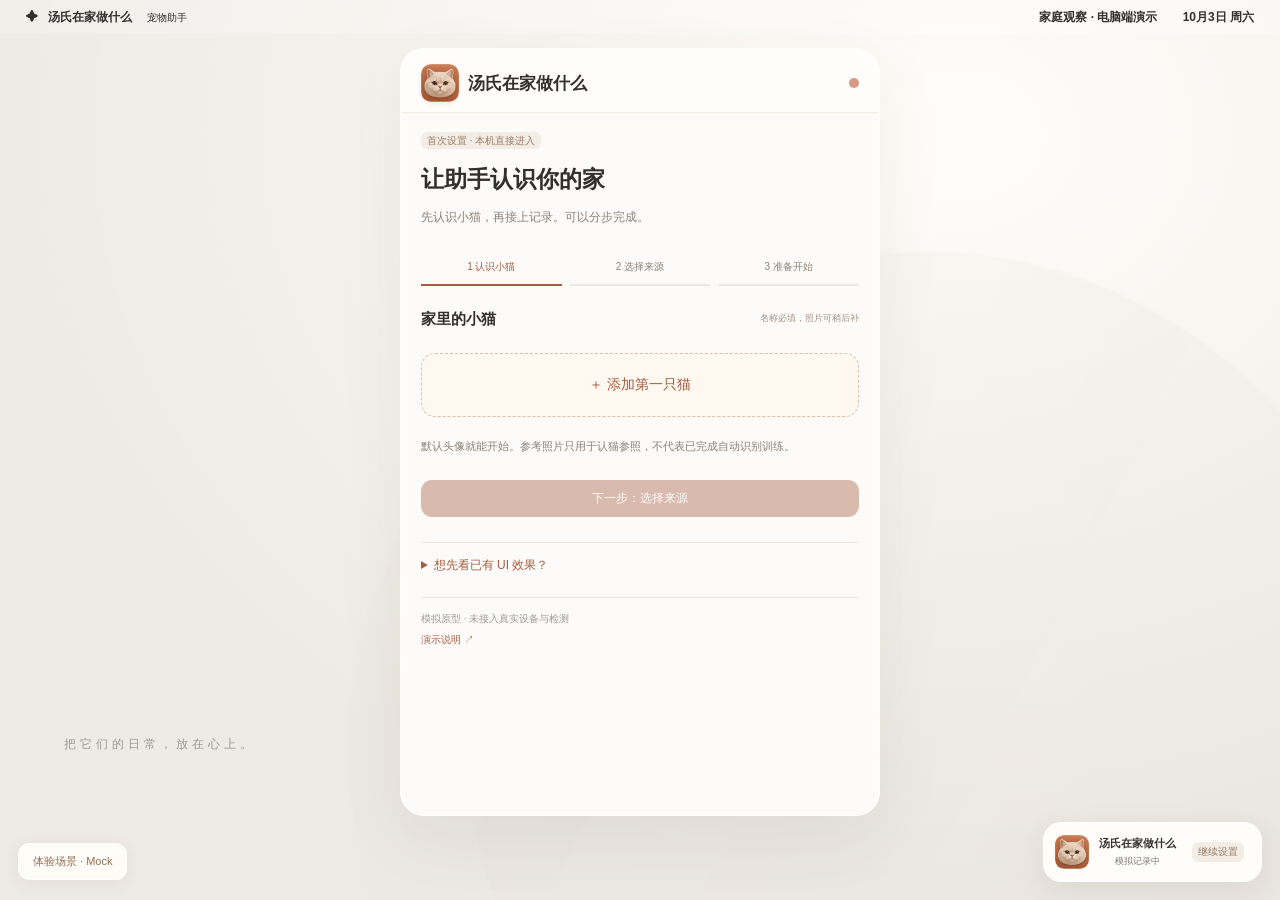
<file: demo/index.html>
<!doctype html>
<html lang="zh-CN">
<head><meta charset="utf-8"><meta name="viewport" content="width=device-width,initial-scale=1"><title>汤氏在家做什么 · 宠物助手 Demo</title><link rel="icon" type="image/png" href="assets/app-icon.png"><link rel="stylesheet" href="style.css"></head>
<body>
<div class="desktop"><div class="desktop-top"><span>✦ &nbsp; 汤氏在家做什么 <small>宠物助手</small></span><span>家庭观察 · 电脑端演示 <span id="clock">10月3日 周六</span></span></div><div class="wallpaper-caption"><p>把它们的日常，放在心上。</p></div></div>
<div id="app"></div>
<div id="toast" role="status" aria-live="polite"></div>
<div id="notification" aria-live="polite"></div>
<script src="app.js"></script>
<script src="mock.js"></script>
</body></html>
</file>
<file: demo/style.css>
:root{--ink:#3b3937;--muted:#83817f;--accent:#5b5957;--accent-light:#edebe9;--paper:#fcfbf7;--line:#e9e8e0;--orange:#b16b39;--orange-light:#f8ede0;--serif:Georgia,'Songti SC',serif;--sans:'Avenir Next','PingFang SC','Microsoft YaHei',sans-serif}*{box-sizing:border-box}body{margin:0;color:var(--ink);font:14px var(--sans);background:#d9d7d5}button,input,select{font:inherit}button{cursor:pointer;color:inherit;border:0;background:none}button:focus-visible,input:focus-visible,select:focus-visible{outline:3px solid #bda675;outline-offset:3px}button{transition:background .15s,transform .15s}button:hover{background:#ecebe9}button:active{transform:translateY(1px)}.desktop{position:fixed;inset:0;overflow:hidden;background:radial-gradient(ellipse at 85% 30%,#f0eadc 0,transparent 55%),linear-gradient(135deg,#ceccca,#e8e1cf 70%)}.desktop:after{content:'';position:absolute;right:-150px;bottom:-400px;width:950px;height:1050px;border-radius:48% 48% 0 0;background:linear-gradient(140deg,#a09e9b99,#64626077);transform:rotate(-24deg);box-shadow:-120px -20px 0 #bebcb988;filter:blur(1px)}.desktop-top{height:34px;padding:0 26px;display:flex;align-items:center;justify-content:space-between;background:#ffffff36;font-size:12px;font-weight:600}.desktop-top small{font-weight:400;margin-left:12px}.desktop-top #clock{margin-left:22px}.wallpaper-caption{position:absolute;left:6%;bottom:11%;color:#5c5a5780}.wallpaper-caption span{font:italic 44px var(--serif)}.wallpaper-caption p{letter-spacing:4px;font-size:12px}.window{position:relative;margin:62px auto 105px;width:min(1200px,calc(100vw - 96px));height:min(780px,calc(100vh - 157px));min-height:570px;background:var(--paper);border:1px solid #ffffffaa;border-radius:18px;box-shadow:0 30px 90px #403e3b28,0 2px 8px #3a38350c;overflow:hidden;display:grid;grid-template-columns:206px 1fr;animation:appear .3s ease}.sidebar{padding:22px 17px;background:#efedeb;border-right:1px solid var(--line);display:flex;flex-direction:column}.traffic{display:flex;gap:8px;margin:0 0 29px 7px}.traffic button{height:12px;width:12px;border-radius:50%;padding:0;background:#d9c9b9}.traffic button:first-child{background:#d99887}.traffic button:nth-child(2){background:#dbc58a}.traffic button:nth-child(3){background:#a3a19f}.brand{display:flex;align-items:center;gap:10px;padding:0 8px 24px}.brand-icon{background:var(--accent);color:#fff;border-radius:12px;padding:9px;font-size:22px}.brand strong{font-size:23px;letter-spacing:3px}.brand small{display:block;font-size:10px;letter-spacing:2px;color:var(--muted);margin-top:3px}.nav-label{font-size:10px;color:#969391;letter-spacing:2px;margin:18px 12px 9px}.nav-btn{width:100%;display:flex;align-items:center;gap:12px;text-align:left;padding:12px;border-radius:9px;margin-bottom:4px;color:#6e6c69}.nav-btn.active{background:#e1dfdd;color:#52504e;font-weight:600}.nav-btn .badge{margin-left:auto}.nav-icon{font-size:19px;width:20px;text-align:center}.sidebar-bottom{margin-top:auto;padding:15px 8px 0;color:var(--muted);font-size:11px;line-height:1.8}.status-dot{display:inline-block;background:#767471;width:6px;height:6px;border-radius:100%;margin-right:6px;box-shadow:0 0 0 3px #83807e15}.sidebar-bottom strong{font-weight:500;color:var(--accent)}.sidebar-bottom button{font-size:11px;color:var(--accent);padding:5px 0}.content{overflow:auto;padding:30px 34px 20px}.heading{display:flex;justify-content:space-between;align-items:flex-start;gap:20px}.eyebrow{font-size:10px;letter-spacing:2px;color:var(--muted);margin-bottom:7px}.heading h1{font-size:27px;font-weight:600;margin:0 0 8px;letter-spacing:1px}.heading p{margin:0;color:var(--muted);font-size:12px}.date-select{border:1px solid var(--line);background:#fffdf7;padding:9px 12px;border-radius:8px;font-size:12px;color:#6a6865}.demo-note{display:flex;align-items:center;justify-content:space-between;gap:12px;color:#8c8a7e;font-size:10px;margin:19px 0}.demo-note span{background:#eeeae0;padding:3px 7px;border-radius:4px;color:#7b776a;margin-right:7px}.link{font-size:11px;color:var(--accent);padding:3px 5px}.alert-strip{display:flex;align-items:center;gap:13px;border:1px solid #ebd6bf;background:var(--orange-light);border-radius:10px;padding:13px 16px;margin-bottom:22px}.alert-icon{font-size:20px;color:var(--orange)}.alert-text{flex:1}.alert-text strong{font-size:13px;font-weight:600}.alert-text p{font-size:11px;color:#9a7d64;margin:5px 0 0}.alert-strip button{font-size:12px;color:#985c32;padding:7px 10px;background:#fff8ee;border-radius:6px}.section-title{display:flex;align-items:center;justify-content:space-between;margin:0 0 12px}.section-title h2{font-size:15px;margin:0;font-weight:600}.section-title small{font-size:10px;color:var(--muted);font-weight:400}.cat-grid{display:grid;grid-template-columns:repeat(3,1fr);gap:13px}.cat-card{text-align:left;border:1px solid var(--line);border-radius:12px;background:#fffefa;padding:15px;min-width:0;position:relative}.cat-card:hover{background:#f9f8ef;border-color:#bebcb9;transform:translateY(-2px)}.cat-card-top{display:flex;align-items:center;gap:11px;margin-bottom:14px}.cat-avatar{width:54px;height:54px;background:#ece5d3;border-radius:50%;overflow:hidden;flex-shrink:0}.cat-avatar svg{width:100%;height:100%}.cat-card:nth-child(2) .cat-avatar{background:#eee5d9}.cat-card:nth-child(3) .cat-avatar{background:#dfdedc}.cat-name{font-weight:600;font-size:15px}.cat-name small{display:block;font-size:10px;color:var(--muted);font-weight:400;margin-top:4px}.cat-arrow{position:absolute;right:13px;top:18px;color:#9e9c99}.metrics{display:grid;grid-template-columns:repeat(3,1fr);gap:3px;border-top:1px solid var(--line);padding-top:14px}.metric small{display:block;font-size:10px;color:var(--muted);margin-bottom:4px}.metric strong{font-size:22px;font-family:var(--serif);font-weight:400}.metric em{font-style:normal;color:var(--muted);font-size:10px;margin-left:4px}.cat-location{margin-top:15px;padding-top:11px;border-top:1px solid var(--line);font-size:11px;color:#767472}.cat-location small{display:block;color:#989593;font-size:10px;margin-top:5px}.review-strip{margin:13px 0 24px;border:1px dashed #cac8c6;border-radius:9px;padding:12px 15px;display:flex;align-items:center;gap:10px;background:#f1f0ee}.review-strip strong{font-weight:500;font-size:12px}.review-strip small{color:var(--muted);font-size:10px}.review-strip button{margin-left:auto;font-size:11px;color:var(--accent)}.bottom-grid{display:grid;grid-template-columns:1.15fr 1fr;gap:22px}.timeline-mini{border-top:1px solid var(--line)}.event-row{display:flex;align-items:center;gap:12px;width:100%;text-align:left;padding:12px 0;border-bottom:1px solid var(--line)}.event-row:hover{background:#efeeec}.event-time{color:#949290;font-size:11px;width:42px;font-variant-numeric:tabular-nums}.event-icon{width:30px;height:30px;display:flex;align-items:center;justify-content:center;border-radius:9px;background:#e8e6e4;color:#7d7a78;font-size:16px}.event-copy{flex:1}.event-copy strong{display:block;font-size:12px;font-weight:500;margin-bottom:4px}.event-copy small{font-size:10px;color:var(--muted)}.badge{border-radius:5px;font-size:10px;padding:3px 6px;white-space:nowrap;background:#e5e3e2;color:#666461}.badge.warn{background:#f5e5d4;color:#a16b3e}.badge.gray{background:#eeede7;color:#969386}.room-map{height:168px;display:grid;grid-template-columns:1fr 1.25fr;grid-template-rows:1fr 1fr;gap:6px;padding:8px;background:#ebeae8;border-radius:10px}.room{border:1px solid #d4d2d0;border-radius:5px;background:#f9f8f0;position:relative;padding:8px;font-size:10px;color:#8b8886;cursor:pointer}.room:hover{background:#e6e4e3}.room .map-cat{position:absolute;bottom:8px;right:8px;padding:5px 7px;background:#e7dfcc;border-radius:6px;color:#6a6866;font-size:9px}.room .offline{color:#af875e;position:absolute;bottom:10px;font-size:9px}.map-note{font-size:9px;color:#908e8b;line-height:1.7;margin-top:7px}.footer-note{font-size:10px;color:#999795;display:flex;justify-content:space-between;border-top:1px solid var(--line);margin-top:20px;padding-top:12px}.launcher{position:fixed;bottom:22px;right:34px;z-index:30;display:flex;align-items:center;gap:10px;padding:12px 17px 12px 11px;background:#fcfbf0dd;backdrop-filter:blur(20px);border:1px solid #ffffffb8;border-radius:18px;box-shadow:0 8px 35px #32302e2b}.launcher .paw{width:35px;height:35px;display:grid;place-items:center;background:var(--accent);color:white;border-radius:11px;font-size:23px}.launcher strong{display:block;font-size:12px}.launcher small{font-size:9px;color:#797775}.launcher .badge{margin-left:6px}.quick{position:fixed;right:34px;bottom:99px;width:365px;background:#fcfbf5ed;backdrop-filter:blur(26px);border:1px solid #fff;border-radius:19px;box-shadow:0 25px 65px #38363433;z-index:29;padding:23px;animation:appear .23s ease}.quick-head{display:flex;justify-content:space-between;align-items:center;margin-bottom:15px}.quick-head h2{font-size:19px;margin:0}.quick-head small{font-size:10px;color:var(--muted)}.quick .alert-strip{margin-bottom:12px;padding:11px;font-size:11px}.quick-cat{display:flex;align-items:center;gap:10px;border-bottom:1px solid var(--line);padding:12px 0;width:100%;text-align:left}.quick-cat .cat-avatar{height:42px;width:42px}.quick-cat strong{font-size:12px;display:block}.quick-cat p{font-size:10px;color:var(--muted);margin:5px 0}.quick-cat small{font-size:9px;color:#93908e}.quick-foot{display:flex;justify-content:space-between;margin-top:15px;gap:8px}.primary{background:var(--accent);color:white;border-radius:7px;padding:10px 15px;font-size:12px}.primary:hover{background:#4c4a48}.secondary{border:1px solid #d8d6d4;background:#fffef8;border-radius:7px;padding:9px 12px;font-size:12px}.quick-service{font-size:9px;color:#888684;margin-top:12px}.detail-cats{display:flex;gap:8px;margin:20px 0}.cat-tab{padding:8px 13px;border:1px solid var(--line);border-radius:8px;font-size:12px}.cat-tab.active{background:var(--accent-light);border-color:#b6b3b1;color:var(--accent)}.detail-summary{display:flex;align-items:center;gap:24px;padding:18px;background:#efedeb;border:1px solid #dfdedc;border-radius:11px;margin-bottom:18px}.detail-summary .metrics{padding:0;border:0;flex:1}.detail-summary .metric strong{font-size:29px}.detail-summary .cat-location{margin:0;border:0;padding:0;max-width:205px}.filters{display:flex;flex-wrap:wrap;gap:5px;margin:16px 0}.filter{font-size:11px;border-radius:6px;padding:7px 10px;color:#7d7b79}.filter.active{background:#e5e3e2;color:var(--accent);font-weight:600}.empty{padding:45px 20px;text-align:center;color:var(--muted);background:#f3f1ef;border-radius:10px;font-size:13px;line-height:2}.review-header{margin:20px 0 12px;color:#84827f;font-size:12px}.review-item{display:flex;gap:15px;align-items:center;padding:16px 0;border-bottom:1px solid var(--line)}.review-thumb{width:90px;height:62px;border-radius:8px;background:#e9e8db;overflow:hidden}.review-thumb svg{height:100%;width:100%}.review-item .event-copy strong{font-size:14px}.review-item .event-copy small{display:block;line-height:1.9}.review-item button{font-size:12px}.source-list{margin-top:20px;display:grid;grid-template-columns:1fr 1fr;gap:10px}.source-card{border:1px solid var(--line);border-radius:9px;padding:13px 15px;display:flex;gap:12px;align-items:center}.source-card .event-copy small{display:block;line-height:1.8}.source-card .event-copy strong{font-size:12px}.gap-note{margin-top:15px;background:var(--orange-light);border-radius:8px;padding:13px;font-size:11px;color:#9c7652;line-height:1.8}.modal-backdrop{position:fixed;inset:0;background:#39373432;backdrop-filter:blur(5px);z-index:50;display:grid;place-items:center;padding:28px}.modal{width:820px;max-width:100%;max-height:calc(100vh - 56px);overflow:auto;background:var(--paper);border:1px solid #fff;border-radius:16px;box-shadow:0 30px 100px #2b282645;padding:25px 28px;animation:appear .2s ease}.modal-heading{display:flex;align-items:flex-start;justify-content:space-between;margin-bottom:19px}.modal-heading h2{font-size:20px;margin:0 0 7px}.modal-heading p{font-size:11px;color:var(--muted);margin:0}.close{border-radius:50%;background:#ebeae8;padding:5px 10px;font-size:18px}.evidence-grid{display:grid;grid-template-columns:1.15fr 1fr;gap:23px}.evidence{border-radius:10px;overflow:hidden;border:1px solid #d9d7d5;background:#e7e5e3;position:relative}.evidence svg{width:100%;display:block}.evidence-label{font-size:10px;padding:10px;background:#dfdedc;color:#73716f;display:flex;justify-content:space-between}.expired{height:225px;display:flex;flex-direction:column;align-items:center;justify-content:center;gap:12px;background:repeating-linear-gradient(135deg,#e6e4e2,#e6e4e2 12px,#e2e0de 12px,#e2e0de 13px);color:#868481}.expired b{font-size:30px;font-weight:400}.expired p{font-size:11px;margin:0}.evidence-help{font-size:10px;color:#8a8885;line-height:1.8;margin:10px 0}.metadata{font-size:11px;margin-top:13px;line-height:1.9;color:#7c7a78}.metadata strong{font-weight:500;color:#5b5957}.review-form h3{font-size:12px;margin:0 0 8px}.review-form p{font-size:10px;line-height:1.7;color:var(--muted);margin:5px 0 11px}.identity-option{display:flex;align-items:center;gap:9px;border:1px solid var(--line);border-radius:7px;padding:9px;margin:6px 0;cursor:pointer;font-size:12px;background:#fffdf8}.identity-option input{accent-color:var(--accent)}.identity-option .cat-avatar{width:29px;height:29px}.identity-option small{color:var(--muted);font-size:10px;margin-left:auto}.identity-action{display:flex;gap:7px;margin:12px 0 18px}.truth{border-top:1px solid var(--line);padding-top:14px}.truth-actions{display:flex;flex-wrap:wrap;gap:6px}.truth-actions button{font-size:11px;padding:8px}.truth-status{font-size:11px;margin-bottom:10px;color:#8c7656}.history{font-size:10px;color:#908e8b;border-top:1px solid var(--line);margin-top:20px;padding-top:12px;line-height:1.8}.modal-bottom{display:flex;justify-content:space-between;align-items:center;gap:10px;margin-top:16px}.modal-bottom small{font-size:10px;color:var(--muted)}#toast{position:fixed;left:50%;bottom:34px;transform:translateX(-50%);background:#42403e;color:#fff;padding:12px 22px;border-radius:9px;font-size:12px;z-index:100;box-shadow:0 8px 30px #2b292730;display:none}#notification{position:fixed;top:48px;right:22px;z-index:80;width:335px}#notification .notice{padding:17px 19px;border-radius:13px;background:#fcf8eeef;backdrop-filter:blur(20px);border:1px solid #e4d0b4;box-shadow:0 14px 40px #3d3b3830;animation:appear .3s ease}#notification strong{font-size:13px}#notification p{font-size:11px;line-height:1.8;color:#907758}#notification button{font-size:11px;color:var(--accent)}.desktop-controls{position:fixed;bottom:25px;left:30px;z-index:20;display:flex;gap:8px;align-items:center;font-size:10px;color:#6c6a68}.desktop-controls button{padding:8px 12px;background:#f2f0ef80;border:1px solid #ffffff80;border-radius:7px;font-size:11px}.desktop-controls small{margin-left:5px}.count-label{color:var(--muted);font-size:10px;margin-bottom:10px}.about-copy{font-size:13px;line-height:2;color:#777572}.about-copy h3{font-size:14px;color:var(--ink);margin-bottom:5px}.about-copy p{margin-top:0}.about-copy a{color:var(--accent)}@keyframes appear{from{opacity:0;transform:translateY(8px)}to{opacity:1;transform:translateY(0)}}@media(min-height:900px){.window{margin-top:80px}}@media(max-width:1050px){.window{width:calc(100vw - 40px);grid-template-columns:170px 1fr}.content{padding:25px 23px}.cat-card{padding:12px}.cat-card-top{gap:7px}.cat-avatar{width:44px;height:44px}.cat-name{font-size:13px}.desktop-controls small{display:none}}@media(max-width:760px){.window{height:calc(100vh - 145px);min-height:400px;margin:45px 12px 100px;width:calc(100vw - 24px);grid-template-columns:65px 1fr}.sidebar{padding:18px 7px}.brand{padding:0 0 15px}.brand>div:last-child,.nav-label,.nav-btn>span:not(.nav-icon),.sidebar-bottom,.traffic{display:none}.nav-btn{justify-content:center;padding:10px}.content{padding:21px 15px}.heading h1{font-size:22px}.cat-grid{grid-template-columns:1fr}.cat-card-top{margin-bottom:8px}.cat-card .metrics{position:absolute;right:15px;top:14px;width:48%;border:0;padding:0}.cat-card .cat-location{margin-top:8px}.bottom-grid{grid-template-columns:1fr}.source-list{grid-template-columns:1fr}.evidence-grid{grid-template-columns:1fr}.detail-summary{gap:12px;flex-wrap:wrap}.detail-summary .cat-location{max-width:none;width:100%}.launcher{right:18px}.quick{right:18px;width:min(365px,calc(100vw - 36px))}.desktop-controls{left:15px}.desktop-controls span{display:none}.footer-note{display:block;line-height:1.8}.desktop-top{padding:0 15px}.desktop-top>span:last-child{font-size:10px}.desktop-top #clock{display:none}}@media(prefers-reduced-motion:reduce){*{animation:none!important;transition:none!important}}

/* Portrait desktop tool: one vertical reading column at every screen width. */
.window{width:min(480px,calc(100vw - 32px));height:calc(100vh - 132px);max-height:960px;min-height:360px;margin:48px auto 84px;display:flex;flex-direction:column;border-radius:20px}
.sidebar{flex:none;padding:16px 18px 10px;border-right:0;border-bottom:1px solid var(--line);display:grid;grid-template-columns:1fr auto;gap:12px;background:#efedeb}
.brand{grid-column:1;grid-row:1;display:flex;padding:0;gap:9px}.brand>div:last-child{display:block}.brand-icon{font-size:18px;padding:7px;border-radius:10px}.brand strong{font-size:19px}.brand small{font-size:8px;letter-spacing:1px}.traffic{grid-column:2;grid-row:1;display:flex;align-self:center;margin:0;gap:7px}.traffic button{width:10px;height:10px}
.nav-label,.sidebar-bottom{display:none}.nav-btn{grid-row:2;margin:0;display:flex;flex-direction:column;gap:4px;justify-content:center;padding:8px 3px;font-size:10px;border-radius:8px;width:100%;position:relative}.nav-btn>span:not(.nav-icon){display:block}.nav-icon{font-size:16px;width:auto}.nav-btn .badge{position:absolute;right:4px;top:2px;margin:0;font-size:8px;padding:1px 4px}.sidebar{grid-template-columns:repeat(4,minmax(0,1fr))}.brand{grid-column:1/4}.traffic{grid-column:4}
.content{min-height:0;flex:1;overflow-y:auto;overflow-x:hidden;padding:23px 22px 20px;scrollbar-width:thin;scrollbar-color:#c7c5c3 transparent}.heading{gap:12px;align-items:center}.heading h1{font-size:23px}.heading p{font-size:11px;line-height:1.7}.heading .date-select{font-size:10px;padding:8px;max-width:155px;flex-shrink:0}.eyebrow{font-size:9px;letter-spacing:1.4px}.demo-note{margin:14px 0;align-items:flex-start;font-size:9px}.demo-note .link{font-size:9px;white-space:nowrap}.section-title{align-items:flex-start;gap:10px}.section-title small{font-size:9px;max-width:170px;text-align:right;line-height:1.7}.cat-grid,.bottom-grid,.source-list,.evidence-grid{grid-template-columns:minmax(0,1fr)}.cat-grid{gap:10px}.cat-card{padding:15px}.cat-card-top{margin-bottom:12px;gap:10px}.cat-avatar{width:48px;height:48px}.cat-name{font-size:15px}.cat-card .metrics{position:static;width:100%;border-top:1px solid var(--line);padding-top:12px}.cat-card .cat-location{margin-top:12px}.metrics{gap:10px}.metric strong{font-size:23px}.cat-location{font-size:11px}.bottom-grid{gap:22px}.review-strip{padding:12px;gap:8px}.review-strip small{line-height:1.7}.review-strip button{white-space:nowrap}.alert-strip{padding:12px;gap:9px;margin-bottom:18px}.alert-text p{line-height:1.6}.alert-strip button{font-size:10px;white-space:nowrap;padding:7px}.footer-note{display:block;line-height:1.8}.footer-note span{display:block}
.daily-summary{margin:17px 0 15px;padding:16px 17px 15px;background:linear-gradient(125deg,#edebe9,#f6f3e9);border:1px solid #dedcdb;border-radius:12px}.summary-heading{display:flex;justify-content:space-between;align-items:center;gap:10px}.summary-heading>span{font-size:12px;font-weight:600;color:#62605d}.summary-heading small{font-size:9px;color:#918f8d}.daily-summary p{font-size:12px;line-height:1.95;margin:9px 0 0;color:#6c6a68;overflow-wrap:anywhere}.quick .daily-summary{margin:0 0 13px;padding:12px 13px}.quick .daily-summary p{font-size:11px;line-height:1.8}.quick{width:min(380px,calc(100vw - 32px));max-height:calc(100vh - 135px);overflow:auto;right:18px;bottom:93px;padding:20px}.quick-cat p{font-size:11px}.quick-cat small{font-size:10px}.quick-service{line-height:1.8}.launcher{right:18px;bottom:18px}.detail-cats{display:grid;grid-template-columns:repeat(2,minmax(0,1fr));gap:7px}.cat-tab{padding:9px 8px}.detail-summary{gap:12px;flex-wrap:wrap;padding:15px}.detail-summary .metrics{min-width:220px}.detail-summary .cat-location{max-width:none;width:100%;padding-top:10px;border-top:1px solid #dbd8d6}.event-row{gap:8px;padding:13px 0}.event-time{width:34px;flex-shrink:0}.event-icon{width:27px;flex-shrink:0}.event-copy{min-width:0}.event-copy small{display:block;line-height:1.65;overflow-wrap:anywhere}.event-row .badge{font-size:8px;padding:3px 4px}.event-copy strong{line-height:1.6}.review-item{flex-wrap:wrap;gap:11px}.review-thumb{flex-shrink:0;width:78px;height:58px}.review-item .event-copy{flex:1;min-width:190px}.review-item>button{margin-left:auto}.review-item .event-copy strong{font-size:12px}.room-map{grid-template-columns:1fr 1fr}.source-card{padding:13px 12px}.modal-backdrop{padding:18px}.modal{width:min(460px,100%);padding:22px;max-height:calc(100vh - 36px)}.modal-heading h2{font-size:18px;line-height:1.8}.modal-heading p{line-height:1.8}.evidence-grid{gap:20px}.review-form h3{font-size:13px}.review-form p{font-size:11px}.metadata,.evidence-help{font-size:11px}.identity-option{padding:11px 9px}.truth-actions{display:grid;grid-template-columns:1fr}.modal-bottom{align-items:flex-start;flex-direction:column}.modal-bottom .secondary{align-self:flex-end}.about-copy{font-size:12px}.desktop-controls{bottom:23px;left:18px}.desktop-controls>span,.desktop-controls>small{display:none}.desktop-controls button{font-size:9px;padding:7px 9px}#toast{bottom:91px;max-width:calc(100vw - 40px);width:max-content;font-size:11px;line-height:1.8;padding:10px 14px}#notification{max-width:calc(100vw - 32px);right:16px}.wallpaper-caption{left:5%;bottom:15%}.wallpaper-caption span{font-size:34px}
@media(max-width:520px){.window{width:calc(100vw - 20px);margin:43px auto 86px;height:calc(100vh - 129px);border-radius:16px}.content{padding:20px 17px}.sidebar{padding:13px 15px 9px;gap:10px}.heading{flex-wrap:wrap}.heading h1{font-size:22px}.heading p{font-size:11px}.desktop-top>span:last-child{display:none}.detail-summary .metrics{min-width:180px}.quick{right:10px;width:calc(100vw - 20px)}.modal{padding:20px 17px}.modal-backdrop{padding:10px}.identity-option small{font-size:9px}.desktop-controls{left:10px}.launcher{right:10px;padding:9px}.launcher .paw{width:30px;height:30px}.launcher .badge{font-size:9px}.desktop-controls button{padding:6px}.daily-summary p{font-size:11px}.window .demo-note{flex-wrap:wrap}.wallpaper-caption{display:none}}
/* Compact three-cat overview on the portrait panel. */
:root{--paper:#faf8f6;--line:#e7e5e4;--accent-light:#f1efed;--muted:#858381}
.window,.modal,.quick{background:#faf8f6}.sidebar{background:#fefcfa}.nav-btn.active{background:#f1efed}.window{box-shadow:0 20px 65px #3d3b381c,0 1px 5px #3d3b3809}.desktop{background:radial-gradient(ellipse at 85% 25%,#f9f7f0 0,transparent 65%),linear-gradient(130deg,#e8e6e5,#f1efe7)}.desktop:after{opacity:.4}.wallpaper-caption{color:#82807d5c}
.daily-summary,.quick .daily-summary{background:#f3f1ef;border-color:#e3e2e0}.daily-summary p{line-height:1.9}.demo-note span{background:#eeecea}.cat-grid{display:grid;grid-template-columns:repeat(3,minmax(0,1fr));gap:8px}.cat-card{display:flex;flex-direction:column;align-items:stretch;padding:12px 8px 9px;gap:7px;border:1px solid #e5e3e2;border-radius:13px;background:#ffffff;box-shadow:0 2px 8px #3c3a3704}.cat-card:hover{background:#fcfbf9;border-color:#c4c2bf}.cat-card-top{display:flex;flex-direction:column;align-items:center;gap:5px;text-align:center;margin:0;min-width:0}.cat-card .cat-avatar{width:34px;height:34px}.cat-card .cat-name{font-size:13px}.cat-card .cat-name small{font-size:8px;line-height:1.5;margin-top:3px;white-space:nowrap}.cat-arrow{top:9px;right:9px;font-size:10px;color:#aaa8a6}.cat-card .metrics{position:static;display:grid;grid-template-columns:repeat(3,minmax(0,1fr));width:100%;border-top:1px solid #eeeceb;border-bottom:0;padding:10px 0 0;gap:2px;text-align:center}.cat-card .metric small{font-size:8px;margin-bottom:3px;white-space:nowrap}.cat-card .metric strong{font-size:18px;line-height:1.2}.cat-card .metric em{font-size:8px;margin-left:1px}.cat-card .cat-location{margin:0;padding:7px 0 0;border-top:1px solid #eeeceb;font-size:10px;text-align:center;line-height:1.6}.cat-card .cat-location span{display:block}.cat-card .cat-location small{display:block;margin:3px 0 0;font-size:8px;color:#918f8d;white-space:nowrap}.quick .cat-grid{gap:6px}.quick .cat-card{padding:12px 5px 9px}.quick .cat-card .cat-avatar{width:34px;height:34px}.quick .cat-card .cat-name{font-size:12px}.quick .cat-card .cat-name small{font-size:7px}.quick .cat-card .metric strong{font-size:16px}.quick .cat-card .metric em{font-size:7px}.quick .cat-card .cat-location{font-size:9px}.quick .cat-card .cat-location small{font-size:8px}.quick .cat-arrow{right:7px;top:7px}
.review-strip{background:#f3f2f0;border:1px solid #e2e0df;border-radius:11px}.bottom-grid>section{padding:15px;background:#ffffff;border:1px solid #e7e5e4;border-radius:13px}.bottom-grid .section-title h2{font-size:13px}.timeline-mini{border-top:0}.content>.event-row{background:#fff;border:1px solid #e7e5e4;border-radius:10px;padding:12px;margin-bottom:8px}.review-item{background:#fff;border:1px solid #e7e5e4;border-radius:12px;padding:13px;margin-bottom:10px}.source-card,.detail-summary,.identity-option{background:#ffffff;border-color:#e7e5e4}.source-card{box-shadow:0 2px 8px #3c3a3703}.room-map{background:#f4f2f0}.room{background:#fff;border-color:#e2e0de}.alert-strip{background:#fff6e9;border-color:#eee0ca}.gap-note{background:#f8f4eb}.detail-summary{border-radius:13px}.footer-note{color:#9d9b99}
@media(max-width:380px){.content{padding-inline:13px}.cat-grid{gap:5px}.cat-card{padding-inline:5px}.cat-card .cat-avatar{width:34px;height:34px}.cat-card .cat-name small{font-size:7px}.cat-card .metric strong{font-size:16px}.cat-card .metric em{font-size:7px}.cat-card .cat-location small{font-size:7px}}

/* A short editorial header leaves the overview to the cats. */
.heading h1{font-size:21px;letter-spacing:0;margin:0;line-height:1.45}.heading{gap:8px}.home-date{font-size:10px;color:#8b8886;text-align:right;white-space:nowrap;line-height:1.7}.home-date small{display:block;font-size:8px;color:#a3a09e}.daily-summary,.quick .daily-summary{background:transparent;border:0;border-left:2px solid #d8d5d3;border-radius:0;margin:12px 0 18px;padding:0 0 0 11px}.daily-summary p,.quick .daily-summary p{margin:0;font-size:11px;line-height:1.85;color:#807e7b}.summary-kicker{color:#5e5c5a;font-weight:600;margin-right:8px}.quick-head h2{font-size:19px}.quick-head small{font-size:9px}.quick-head{margin-bottom:10px}.brand strong{font-size:18px}.content{padding-top:19px}.footer-note .link{padding-left:0;font-size:10px}.wallpaper-caption p{color:#9a9896}
@media(max-width:380px){.heading h1{font-size:19px}.home-date{font-size:9px}.daily-summary p{font-size:10px}}

/* Warm-white surfaces with charcoal accents. */
:root{--ink:#393735;--muted:#85817c;--accent:#65605b;--accent-light:#eeebe7;--paper:#faf9f7;--line:#e7e3df}
body{background:#eeeae5}.desktop{background:radial-gradient(ellipse at 85% 25%,#fffdf9 0,transparent 65%),linear-gradient(130deg,#ece9e5,#f7f4ef)}.desktop:after{background:linear-gradient(140deg,#c9c3ba99,#a69e9277);box-shadow:-120px -20px 0 #ddd6ca88;opacity:.28}.window,.modal,.quick{background:var(--paper)}.sidebar{background:#fffefd}.nav-btn.active,.filter.active,.cat-tab.active{background:var(--accent-light);color:#59534e}.brand-icon,.launcher .paw,.primary{background:var(--accent)}.primary:hover{background:#4e4944}.status-dot{background:#8e8273;box-shadow:0 0 0 3px #8e827310}.review-strip{background:#f2efeb;border-color:#e7e0d9}.summary-kicker{color:#686059}.daily-summary,.quick .daily-summary{border-left-color:#d8cfc4}.daily-summary p,.quick .daily-summary p{color:#858078}.cat-card:hover{background:#fdfbf8;border-color:#cec5ba}.launcher{background:#fffdf8ed}.badge{background:#ede9e4;color:#7a6d5e}.badge.warn{background:#f5e5d4;color:#a16b3e}.badge.gray{background:#efeeec;color:#96908a}.event-icon{background:#f0ece6;color:#8c7d69}.room-map{background:#f0ece7}.room:hover{background:#f5f0e9}.room .map-cat{background:#eee5d8;color:#87755d}#toast{background:#5c5650}.quick-service,.desktop-controls{color:#8b8175}.desktop-controls button{background:#fffdf9b8}

/* The app name appears once in the window header. */
.brand strong{font-size:17px;letter-spacing:0;white-space:nowrap}.home-meta{display:flex;align-items:center;justify-content:space-between;color:#8b837b;font-size:10px;line-height:1.6}.home-meta small{font-size:9px;color:#a39b93}.home-meta+.daily-summary{margin-top:9px}.launcher strong{font-size:11px;white-space:nowrap}
@media(max-width:420px){.brand strong{font-size:15px}.desktop-controls{bottom:82px}.launcher strong{font-size:10px}}

/* A single square cat mark, independent of font metrics. */
.brand-icon,.launcher .paw{display:block;flex:0 0 auto;padding:0;background:transparent;aspect-ratio:1 / 1;line-height:0;overflow:hidden}
.brand-icon{width:38px;height:38px;border-radius:10px}
.launcher .paw{width:34px;height:34px;border-radius:9px}
.brand-icon img,.launcher .paw img{display:block;width:100%;height:100%;object-fit:contain}

/* Approved companion-app reference: warm white, apricot, quiet card hierarchy. */
:root{--ink:#332f2c;--muted:#8a8079;--accent:#a65c3f;--accent-light:#faeee5;--paper:#fcfbf9;--line:#eee7e1;--orange:#a66a29;--orange-light:#fff7eb}
.desktop{background:radial-gradient(ellipse at 75% 15%,#fffdf9,transparent 70%),#eeeae5}.desktop:after{opacity:.12}
.window{border-color:#fff;border-radius:24px;box-shadow:0 22px 65px #56453914}.sidebar{background:#fffefd;border-color:#f0eae5;padding-bottom:12px;gap:13px}.brand strong{font-weight:650}.nav-btn{border-radius:12px;color:#8b8078;gap:6px;padding-block:9px}.nav-btn.active{background:#faeee5;color:#a65c3f}.nav-icon{width:19px;height:19px;line-height:0}.nav-icon svg{width:100%;height:100%}.nav-btn .badge{background:#f0dccb;color:#986346;border-radius:6px}
.content{padding-top:16px}.home-meta{color:#8c7b6e}.home-meta small{background:#f1ede8;padding:2px 6px;border-radius:5px}
.daily-summary,.quick .daily-summary{display:flex;align-items:center;gap:9px;border:1px solid #f3e6d9;border-radius:17px;background:#fcf2e8;padding:13px 14px;margin:10px 0 20px}.summary-copy{flex:1;min-width:0}.summary-kicker{display:block;font-size:13px;font-weight:650;color:#80543e;margin:0 0 5px}.daily-summary p,.quick .daily-summary p{font-size:11px;line-height:1.8;color:#8a7060;margin:0}.summary-art{width:70px;height:70px;flex:none}.quick .summary-art{width:60px;height:60px}
.section-title{align-items:center;margin-bottom:11px}.section-title h2{font-weight:650;font-size:15px}.section-title small{color:#a09388;font-size:9px}.cat-grid{gap:9px}.cat-card{border-color:#eee7e1;border-radius:17px;padding:12px 7px 10px;gap:9px;box-shadow:0 3px 9px #71523a03}.cat-card:hover{background:#fffdfb;border-color:#d9b497;box-shadow:0 5px 14px #71523a0a}.cat-card .cat-avatar{width:42px;height:42px;background:#f8ebd9;border:3px solid #fcf5ec}.cat-card:nth-child(2) .cat-avatar{background:#fae9dd;border-color:#fff3ed}.cat-card:nth-child(3) .cat-avatar{background:#ece8e1;border-color:#f5f2ed}.cat-card .cat-name{font-size:14px}.cat-card .cat-name small{color:#9b8e83}.cat-arrow{color:#c3b7ac}.cat-card .metrics{border:0;padding-top:3px}.cat-card .metric strong{font-family:var(--sans);font-size:19px;font-weight:600;color:#514439}.cat-card .metric small{color:#a29488}.cat-card .cat-location{border-color:#f3ece6;color:#8a7768}.cat-card .cat-location small{color:#a99a8e}
.attention-title{margin-top:22px}.alert-strip{border-radius:15px;background:#fff8ed;border-color:#f2e4ce;padding:12px;margin-bottom:9px}.alert-icon{display:grid;place-items:center;width:28px;height:28px;flex:none;background:#f9ead3;border-radius:10px;font-size:17px}.alert-text strong{color:#785632;font-size:12px}.alert-text p{color:#a18a6f;font-size:10px;margin-top:4px}.alert-strip button{color:#98642f;background:transparent;padding-inline:3px}
.review-strip{background:#fff;border:1px solid var(--line);border-radius:15px;margin:9px 0 20px;padding:12px;gap:9px}.review-strip>span{background:#f7eee6;color:#b78460;width:28px;height:28px;display:grid;place-items:center;border-radius:10px;flex:none}.review-strip strong{font-weight:600;color:#66574c}.review-strip small{font-size:9px;color:#a09184}.review-strip button{color:var(--accent);padding:4px 0;font-size:10px}
.bottom-grid{gap:16px}.bottom-grid>section{border-color:var(--line);border-radius:17px;padding:15px}.timeline-mini .event-row:last-child{border-bottom:0}.event-icon{background:#f8efe6;color:#b48660;border-radius:10px}.event-row:hover{background:#fdf7f1}.event-copy strong{font-weight:550}.badge{background:#f3ede6;color:#9a7d64;border-radius:6px}.badge.warn{background:#f9e9d5;color:#a87538}.badge.gray{background:#f1efed;color:#958b83}.room-map{background:#f7f2ec;border-radius:13px}.room{border-color:#eee3d8;border-radius:8px}.room .map-cat{background:#f7eadb;color:#9a7856}.gap-note{background:#faf3e9;color:#9b8064;border-radius:12px}.primary{background:var(--accent);border-radius:11px}.primary:hover{background:#914e35}.secondary{border-radius:11px;border-color:#e9ddd1;background:#fffdfb}.filter.active,.cat-tab.active{color:var(--accent);background:var(--accent-light);border-color:#e7c9b4}.quick,.modal{border-radius:22px}.quick{background:#fffdfa}.quick-foot button{flex:1}.launcher{background:#fffdfa;border-color:#fff;box-shadow:0 8px 28px #614d3919}.link{color:var(--accent)}
@media(max-width:380px){.summary-art{width:54px;height:54px}.daily-summary,.quick .daily-summary{padding:11px}.cat-card .cat-avatar{width:36px;height:36px}.cat-grid{gap:6px}.cat-card .metric strong{font-size:17px}}
/* Keep the first concern visible in a short desktop panel. */
.sidebar{gap:10px;padding-top:13px;padding-bottom:9px}.nav-btn{padding-block:7px;gap:4px}.daily-summary,.quick .daily-summary{padding:10px 13px;margin-bottom:16px}.summary-art{width:62px;height:62px}.cat-card{gap:6px;padding-top:10px;padding-bottom:8px}.cat-card .cat-avatar{width:38px;height:38px}.cat-card .cat-location{padding-top:5px}.cat-card .cat-location small{margin-top:1px}.attention-title{margin-top:17px}

/* High-resolution artwork, independently cropped and masked; Lucide navigation. */
.brand-icon{width:38px;height:38px;border-radius:10px;box-shadow:0 2px 5px #8e5b3520}
.cat-avatar img{display:block;width:100%;height:100%;object-fit:cover}
.cat-card .cat-avatar,.quick .cat-card .cat-avatar{width:44px;height:44px;border:0;background:transparent;box-shadow:0 1px 4px #8965480b}
.cat-card:nth-child(2) .cat-avatar,.cat-card:nth-child(3) .cat-avatar{background:transparent;border:0}
.nav-icon{width:22px;height:22px;display:grid;place-items:center}.nav-icon img{width:22px;height:22px;display:block}
.nav-btn{gap:6px}.nav-btn.active{background:#faeee5}.nav-btn .badge{right:12px;top:3px;min-width:13px;text-align:center}
@media(max-width:380px){.cat-card .cat-avatar,.quick .cat-card .cat-avatar{width:38px;height:38px}}

/* Scenario-first iteration: one overview, quiet setup and maintenance. */
.sidebar{display:flex;flex-wrap:wrap;align-items:center;gap:12px;padding:15px 20px 10px}.brand{flex:1;min-width:0}.traffic{margin:0}.main-navigation{display:flex;gap:8px;width:100%}.main-navigation .nav-btn{flex-direction:row;gap:8px;width:auto;padding:9px 17px;font-size:12px}.content{padding:18px 20px 22px}.attention-section{margin-top:17px;margin-bottom:21px}.home-meta+.section-title{margin-top:20px}.cat-name{overflow-wrap:anywhere}.cat-name small{overflow:hidden;text-overflow:ellipsis;max-width:100px}.status-card{width:100%;display:block;text-align:left;border:1px solid var(--line);border-radius:13px;background:#fff;padding:13px 14px;font-size:12px;margin:12px 0}.status-card small{display:block;font-size:10px;color:var(--muted);line-height:1.8;margin-top:5px}.back-link{padding:0;margin-bottom:15px;font-size:11px}.settings-title{margin-top:22px}.settings-section{padding:18px 0;border-bottom:1px solid var(--line)}.settings-section h2,.small-title{font-size:15px;margin:0 0 10px}.form-help{display:block;font-size:11px;line-height:1.85;color:var(--muted);margin:9px 0}.profile-list{display:grid;gap:9px;margin:12px 0}.profile-row{display:flex;align-items:center;gap:12px;width:100%;text-align:left;background:#fff;border:1px solid var(--line);border-radius:14px;padding:12px}.profile-row>span:first-of-type{flex:1;min-width:0}.profile-row strong{display:block;font-size:13px;overflow-wrap:anywhere}.profile-row small{display:block;font-size:10px;color:var(--muted);line-height:1.7;margin-top:4px}.profile-row .cat-avatar{width:42px;height:42px}.setup-intro h1{font-size:23px;margin:16px 0 8px}.setup-intro p{font-size:12px;color:var(--muted);line-height:1.8}.setup-steps{display:flex;gap:8px;list-style:none;margin:21px 0 24px;padding:0}.setup-steps li{flex:1;font-size:10px;color:var(--muted);padding:10px 4px;text-align:center;border-bottom:2px solid var(--line)}.setup-steps li.active{color:var(--accent);border-color:var(--accent)}.add-profile{width:100%;padding:22px;background:#fff8f1;border:1px dashed #dfbda6;border-radius:14px;color:var(--accent);margin-bottom:10px}.full-width{width:100%;margin-top:15px}.primary:disabled{opacity:.4;cursor:default}.setup-demo,.demo-tools{margin:25px 0 8px;padding-top:12px;border-top:1px solid var(--line)}summary{cursor:pointer;font-size:12px;color:var(--accent);line-height:1.8}.tool-actions{display:grid;grid-template-columns:1fr;gap:8px;margin-top:13px}.ready-card{background:#fcf2e8;border:1px solid #f0dfcf;border-radius:17px;padding:20px}.ready-card h2{margin:0;font-size:18px}.ready-card p{font-size:13px}.ready-card small{font-size:11px;color:var(--muted);line-height:1.8}.source-choice{display:flex;align-items:center;gap:12px;padding:13px;border:1px solid var(--line);border-radius:12px;background:#fff;cursor:pointer}.source-choice strong{font-size:12px;display:block}.source-choice small{display:block;margin-top:5px;font-size:10px;color:var(--muted);line-height:1.7}.source-choice input{accent-color:var(--accent)}.field{display:block;margin:18px 0;color:var(--ink);font-size:12px;font-weight:500}.field>input:not([type=checkbox]):not([type=range]),.field textarea{display:block;width:100%;margin:8px 0;padding:12px;border:1px solid #e4d8ce;border-radius:10px;background:#fff;color:var(--ink);font:inherit;line-height:1.6}.field textarea{min-height:80px;resize:vertical}.field small{display:block;font-weight:400;font-size:10px;color:var(--muted);line-height:1.8;margin-top:7px}.field>span{color:var(--accent)}.avatar-preview{display:flex;align-items:center;gap:15px;margin:13px 0}.avatar-preview .cat-avatar{width:66px;height:66px}.avatar-options{display:flex;gap:10px;margin:12px 0}.avatar-choice{width:56px;height:56px;border:2px solid transparent;border-radius:50%;padding:3px}.avatar-choice img{width:100%;height:100%;border-radius:50%}.avatar-choice.active{border-color:var(--accent);background:var(--accent-light)}.file-label{display:inline-block;cursor:pointer;font-size:11px}.file-label input{display:none}.form-actions{display:flex;justify-content:flex-end;gap:9px;margin-top:22px}.optional-fields{margin-top:22px;border-top:1px solid var(--line);padding-top:14px}.reference-images{display:flex;gap:9px;flex-wrap:wrap;margin:12px 0}.reference-images>div{position:relative}.reference-images img{width:90px;height:90px;object-fit:contain;background:#f3efe9;border-radius:10px}.reference-images button{position:absolute;right:2px;top:2px;border-radius:50%;background:#fff;font-size:17px}.crop-panel{padding:15px;background:#f5eee7;border-radius:13px}.crop-panel h3{font-size:12px;margin-top:0}.crop-preview{width:150px;height:150px;border-radius:50%;overflow:hidden;margin:auto}.crop-preview img{width:100%;height:100%;object-fit:cover}.crop-panel input[type=range]{width:100%;accent-color:var(--accent)}.danger{color:#a54e35;margin-top:15px}.media-unavailable{padding:12px;background:#f6f1eb;border-radius:12px;margin:13px 0;font-size:12px}.media-unavailable p{font-size:11px;line-height:1.8;color:var(--muted)}.truth h3{font-size:14px}.truth-actions{display:flex;flex-wrap:wrap}.attention-state{font-size:12px;color:#97632f;line-height:1.8;margin:15px 0}.identity-details{border-top:1px solid var(--line);padding-top:15px;margin-top:21px}.cat-reference{margin:5px 0 15px 15px}.cat-reference p{font-size:11px;color:var(--muted)}.check-field{display:flex;align-items:center;gap:8px}.check-field input{accent-color:var(--accent)}.filter-disclosure{margin-bottom:15px}.notice svg{width:100%;max-height:130px;display:block;margin-top:12px;border-radius:8px}.modal{scrollbar-width:thin}.review-thumb .expired{height:58px;font-size:10px}.identity-action{flex-wrap:wrap}.cat-card .cat-name{max-width:100%;overflow-wrap:anywhere}.launcher img{width:100%;height:100%}
@media(max-width:380px){.content{padding-inline:14px}.sidebar{padding-inline:15px}.brand strong{font-size:14px}.cat-grid{gap:5px}.cat-card .metric em{font-size:6px}.main-navigation .nav-btn{font-size:11px}.form-actions{flex-wrap:wrap}.identity-option{gap:6px}}
.sidebar{flex-direction:row}.brand{justify-content:flex-start}.traffic{align-self:center;flex:none}.main-navigation{flex-basis:100%}
textarea:focus-visible,summary:focus-visible,.file-label:focus-within{outline:3px solid #bda675;outline-offset:3px}
/* Fully interactive mock evidence and source states. */
.mock-poster,.mock-notice-image,.mock-large-image{display:block;width:100%;border-radius:10px}.review-thumb .mock-poster{height:100%;object-fit:cover}.mock-auth-panel{display:grid;gap:8px;margin:15px 0}.mock-auth-row{display:flex;align-items:center;justify-content:space-between;gap:10px;background:#fff;border:1px solid var(--line);padding:12px;border-radius:12px}.mock-auth-row strong{font-size:12px}.mock-auth-row small{display:block;font-size:10px;color:var(--muted);margin-top:4px}.mock-auth-row button{font-size:10px;padding:7px 10px}.field select{display:block;width:100%;padding:11px;margin-top:8px;background:#fff;border:1px solid #e4d8ce;border-radius:10px;color:var(--ink);font:inherit}.mock-video{width:100%;display:block;border-radius:12px;background:#2f2925;min-height:180px}.mock-image-button{display:block;padding:0;width:100%;background:none}.mock-image-button img{display:block;width:100%;border-radius:10px}.media-tabs{display:flex;align-items:center;gap:6px;margin-bottom:10px}.media-tabs .badge{margin-left:auto}.mock-evidence{padding:12px;background:#fff;border:1px solid var(--line);border-radius:15px;margin:10px 0 18px}.mock-media-state{font-size:10px;color:var(--muted);line-height:1.8;border-top:1px solid var(--line);padding-top:10px;margin-top:10px}.mock-evidence [hidden]{display:none!important}.mock-event-edit{border-top:1px solid var(--line);padding-top:14px;margin-top:18px}.capability-chips{display:flex;flex-wrap:wrap;gap:6px;margin-top:14px}.capability-chips span{font-size:10px;padding:5px 7px;border-radius:7px;background:var(--accent-light);color:var(--accent)}.source-detail-actions{display:flex;flex-wrap:wrap;gap:7px;margin-top:15px}.mock-zone-preview{position:relative;margin:14px 0}.mock-zone-preview img{width:100%;border-radius:10px;display:block}.zone-box{position:absolute;left:30%;top:38%;width:40%;height:46%;border:2px dashed #ad6745;background:#c88a5522;border-radius:6px;font-size:10px;color:#754424;padding:7px}.mock-test-status,#mock-operation-message{font-size:11px;color:var(--accent);margin:12px 0;line-height:1.8}.scenario-menu{padding:17px 0}.scenario-menu h2{font-size:15px;margin:0}.scenario-buttons{display:grid;grid-template-columns:1fr 1fr;gap:7px;margin:13px 0}.scenario-buttons .secondary{font-size:10px;padding:9px 7px}.mock-experience{position:fixed;left:18px;bottom:20px;z-index:35}.mock-toggle{padding:10px 14px;border:1px solid #fff;background:#fffdf8ee;color:#947157;font-size:11px;border-radius:11px;box-shadow:0 3px 20px #4f332711}.mock-preset-panel{position:absolute;bottom:48px;left:0;width:300px;background:#fffdf9;border:1px solid #efe3d8;border-radius:16px;padding:0 16px;box-shadow:0 15px 55px #4f332722}.mock-notice-image{max-height:180px;object-fit:cover;margin-top:12px}.mock-large-image{margin-top:12px}.mock-evidence .expired{height:160px}.source-card{width:100%;text-align:left}.mock-zone-preview .zone-box{pointer-events:none}
@media(max-width:520px){.mock-experience{bottom:86px;left:12px}.mock-preset-panel{max-width:calc(100vw - 24px);width:300px}.mock-video{min-height:150px}}
.mock-zone-preview{aspect-ratio:16/9;min-height:160px;touch-action:none;user-select:none;background:#ede5dc;border-radius:10px;overflow:hidden}.mock-zone-preview img{height:100%;object-fit:cover}.mock-video-loading{display:block;font-size:10px;color:var(--muted);margin:8px 0}

/* A shared household journal, directly on the overview. */
.home-daily{margin:22px 0 20px}.home-daily .section-title{margin-bottom:6px}.home-daily-help{margin:0 0 10px;font-size:10px;color:var(--muted)}.home-feed{border:1px solid var(--line);border-radius:17px;overflow:hidden;background:#fffdfa}.home-feed-row{display:flex;align-items:center;gap:12px;text-align:left;width:100%;padding:13px 14px;border-bottom:1px solid var(--line)}.home-feed-row:last-child{border-bottom:0}.home-feed-row:hover{background:#fcf2e8}.feed-faces{display:flex;align-items:center;flex:none;width:44px;min-height:36px}.feed-faces .cat-avatar{width:34px;height:34px;border:2px solid #fffdfa;flex:none}.feed-faces .cat-avatar+.cat-avatar{margin-left:-23px}.feed-unknown{display:grid;place-items:center;width:34px;height:34px;border-radius:50%;background:#f2ebe2;color:#a17e5b;font-size:17px}.feed-body{min-width:0;flex:1}.feed-title{display:flex;flex-wrap:wrap;gap:5px 9px;align-items:baseline;font-size:12px;line-height:1.6}.feed-title strong{font-weight:650}.feed-title>span{color:#8b6f5c}.feed-location{display:block;color:var(--muted);font-size:10px;line-height:1.6;margin-top:3px;overflow-wrap:anywhere}.feed-time{flex:none;align-self:flex-start;color:#92877e;font-size:10px;padding-top:3px;text-align:right}.feed-time>span{display:block;margin-top:6px;font-size:15px;color:#b1a397}.feed-alert{background:#fff6eb}.feed-alert .feed-title>span{color:#a56735}.feed-more{width:100%;font-size:11px;padding:12px;color:var(--accent)}.feed-end{font-size:10px;text-align:center;color:#aaa095;margin:10px 0}.feed-footnote{font-size:9px;line-height:1.8;color:#a1978c;margin:8px 0 0}@media(max-width:380px){.home-feed-row{padding:11px 10px;gap:8px}.feed-faces{width:38px}.feed-title{font-size:11px}.feed-location{font-size:9px}}
</file>
